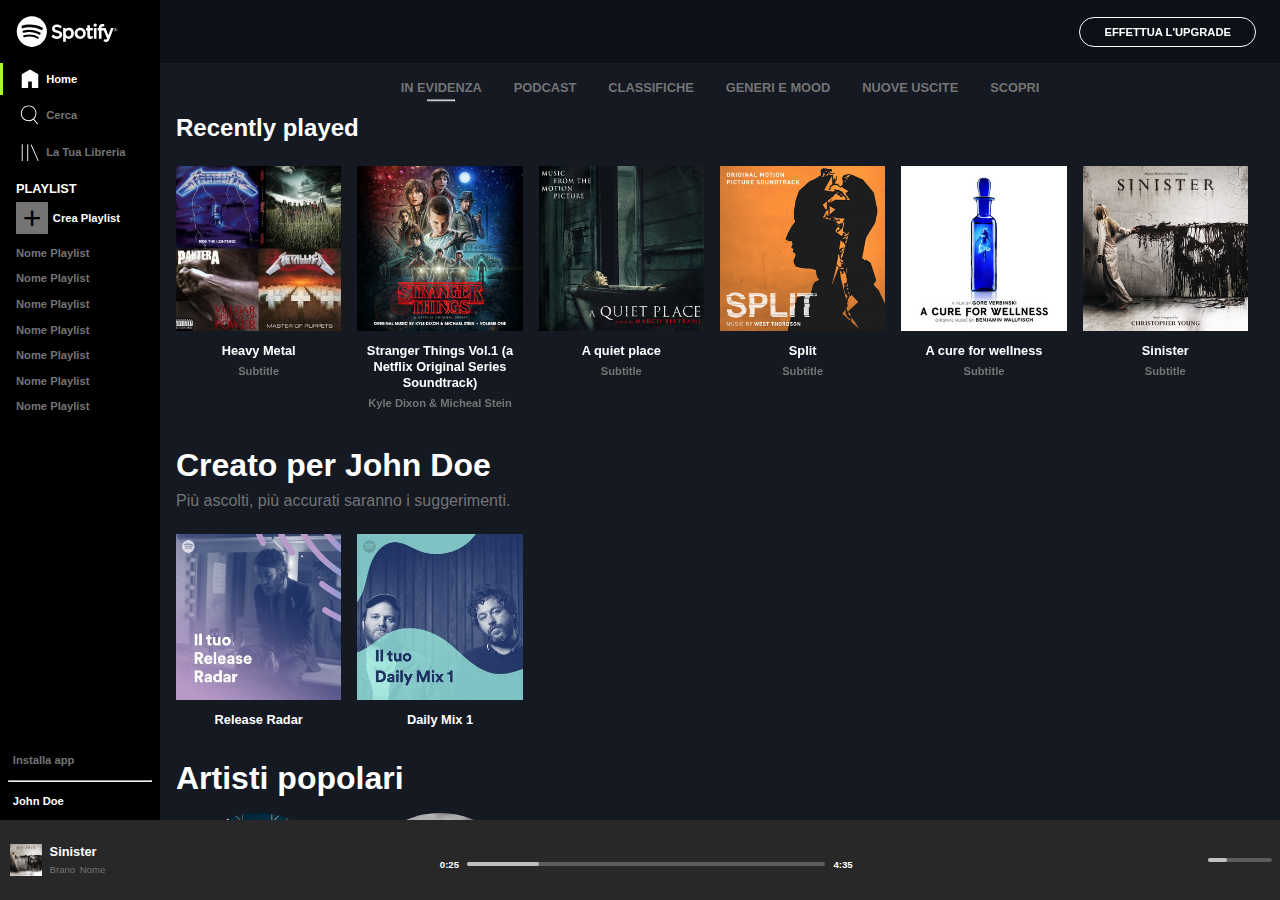
<file: index.html>
<!DOCTYPE html>
<html lang="it">
<head>
    <meta charset="UTF-8">
    <meta name="viewport" content="width=device-width, initial-scale=1.0">
    <title>Spotify</title>

    <link rel="shortcut icon" href="./img/favicon.ico" type="image/x-icon">
    <link rel="stylesheet" href="css/style.css">

    <!-- Fontawesome 6.5.2 -->
    <link rel="stylesheet" href="https://cdnjs.cloudflare.com/ajax/libs/font-awesome/6.5.2/css/all.min.css" integrity="sha512-SnH5WK+bZxgPHs44uWIX+LLJAJ9/2PkPKZ5QiAj6Ta86w+fsb2TkcmfRyVX3pBnMFcV7oQPJkl9QevSCWr3W6A==" crossorigin="anonymous" referrerpolicy="no-referrer" />
</head>
<body>
    <div class="horizontal-alignment main-container">
        <header class="vertical-alignment"> <!-- aside section -->
            <section class="profile-nav">
                <div>
                    <img src="./img/logo-small.svg" class="logo-small desktop-invisible" alt="spotify icon">
                    <img src="./img/logo.svg" class="mobile-invisible" alt="spotify logo">
                </div>
                <nav>
                    <ul>
                        <li class="centered selected">
                            <img class="small-img" src="./img/home.svg" alt="home icon">
                            <h3 class="mobile-invisible white-color">Home</h3>
                        </li>
                        <li class="centered">
                            <img class="small-img" src="./img/search.svg" alt="search icon">
                            <h3 class="mobile-invisible gray-color">Cerca</h3>
                        </li>
                        <li class="centered">
                            <img class="small-img" src="./img/libreria.svg" alt="library icon">
                            <h3 class="mobile-invisible gray-color">La Tua Libreria</h3>
                        </li>
                    </ul>
                </nav>
                <nav class="mobile-invisible">
                    <h2><span class="upper white-color">playlist</span></h2>
                    <div class="new-playlist horizontal-alignment">
                        <div><p>+</p></div>
                        <h3 class="white-color">Crea Playlist</h3>
                    </div>
                    <ul>
                        <li class="gray-color"><h3>Nome Playlist</h3></li>
                        <li class="gray-color"><h3>Nome Playlist</h3></li>
                        <li class="gray-color"><h3>Nome Playlist</h3></li>
                        <li class="gray-color"><h3>Nome Playlist</h3></li>
                        <li class="gray-color"><h3>Nome Playlist</h3></li>
                        <li class="gray-color"><h3>Nome Playlist</h3></li>
                        <li class="gray-color"><h3>Nome Playlist</h3></li>
                    </ul>
                </nav>
            </section>

            <section class="profile-me">
                <div class="app horizontal-alignment">
                    <i class="fa-regular fa-circle-down gray-color"></i>
                    <h3 class="gray-color mobile-invisible">Installa app</h3>
                </div>

                <hr class="mobile-invisible">

                <div>
                    <i class="fa-solid fa-circle-user profile"></i>
                    <h3 class="white-color mobile-invisible">John Doe</h3>
                </div>
            </section>
        </header>

        <main>
            <section class="upgrade">
                <button>
                    <a class="white-color upper rounded" href="">Effettua l'upgrade</a>
                </button>
            </section>

            <div class="centered">
                <div class="music-container">
                    <nav>
                        <ul class="horizontal-alignment">
                            <li class="upper gray-color selected">in evidenza <hr></li>
                            <li class="upper gray-color">podcast</li>
                            <li class="upper gray-color">classifiche</li>
                            <li class="upper gray-color">generi e mood</li>
                            <li class="upper gray-color">nuove uscite</li>
                            <li class="upper gray-color">scopri</li>
                        </ul>
                    </nav>

                    <section class="recently-played">
                        <h1 class="white-color">Recently played</h1>

                        <div class="wrapped">
                            <article>
                                <img src="./img/metal_lifting.jpg" alt="album cover">
                                <div class="opacity"><i class="fa-regular fa-circle-play white-color"></i></div>
                                <h2 class="title">Heavy Metal</h2>
                                <h3 class="subtitle">Subtitle</h3>
                            </article>
                            <article>
                                <img src="./img/stranger.jpeg" alt="album cover">
                                <div class="opacity"><i class="fa-regular fa-circle-play white-color"></i></div>
                                <h2 class="title">Stranger Things Vol.1 (a Netflix Original Series Soundtrack)</h2>
                                <h3 class="subtitle">Kyle Dixon & Micheal Stein</h3>
                            </article>
                            <article>
                                <img src="./img/aquietplace.jpeg" alt="album cover">
                                <div class="opacity"><i class="fa-regular fa-circle-play white-color"></i></div>
                                <h2 class="title">A quiet place</h2>
                                <h3 class="subtitle">Subtitle</h3>
                            </article>
                            <article>
                                <img src="./img/split.jpeg" alt="album cover">
                                <div class="opacity"><i class="fa-regular fa-circle-play white-color"></i></div>
                                <h2 class="title">Split</h2>
                                <h3 class="subtitle">Subtitle</h3>
                            </article>
                            <article>
                                <img src="./img/cure.jpeg" alt="album cover">
                                <div class="opacity"><i class="fa-regular fa-circle-play white-color"></i></div>
                                <h2 class="title">A cure for wellness</h2>
                                <h3 class="subtitle">Subtitle</h3>
                            </article>
                            <article>
                                <img src="./img/sinister.jpeg" alt="album cover">
                                <div class="opacity"><i class="fa-regular fa-circle-play white-color"></i></div>
                                <h2 class="title">Sinister</h2>
                                <h3 class="subtitle">Subtitle</h3>
                            </article>
                        </div>
                    </section>

                    <section class="creato-per">
                        <h1 class="white-color">Creato per John Doe</h1>
                        <p class="gray-color">Pi&ugrave; ascolti, pi&ugrave; accurati saranno i suggerimenti.</p>

                        <div class="wrapped">
                            <article>
                                <img src="./img/radar.jpeg" alt="playlist cover">
                                <div class="opacity"><i class="fa-regular fa-circle-play white-color"></i></div>
                                <h2 class="title">Release Radar</h2>
                            </article>
                            <article>
                                <img src="./img/mixdaily.jpeg" alt="playlist cover">
                                <div class="opacity"><i class="fa-regular fa-circle-play white-color"></i></div>
                                <h2 class="title">Daily Mix 1</h2>
                            </article>
                        </div>
                    </section>

                    <section class="artisti-popolari">
                        <h1 class="white-color">Artisti popolari</h1>
                        
                        <div class="wrapped">
                            <article class="artist">
                                <img src="./img/youg.jpeg" alt="artist cover">
                                <div class="opacity"><i class="fa-regular fa-circle-play white-color"></i></div>
                                <h2 class="title">Lana del Rey</h2>
                            </article>
                            <article class="artist">
                                <img src="./img/einaudi.jpeg" alt="artist cover">
                                <div class="opacity"><i class="fa-regular fa-circle-play white-color"></i></div>
                                <h2 class="title">Ludovico Einaudi</h2>
                            </article>
                        </div>
                    </section>
                </div>
            </div>
        </main>
    </div>

    <footer class="horizontal-alignment"> <!-- player section -->
        <section class="brano horizontal-alignment">
            <img src="./img/sinister.jpeg" alt="current song cover">
            <div class="brano-info">
                <h4 class="white-color">Sinister</h4>
                <div>
                    <p class="gray-color">Brano</p>
                    <p class="gray-color">Nome</p>
                </div>
            </div>

            <div class="icons vertical-alignment">
                <i class="fa-regular fa-heart gray-color"></i>
                <i class="fa-regular fa-folder gray-color"></i>
            </div>
        </section>

        <section class="player vertical-alignment">
            <div class="controls horizontal-alignment">
                <i class="fa-solid fa-shuffle white-color"></i>
                <i class="fa-solid fa-backward-step white-color"></i>
                <i class="fa-regular fa-circle-play white-color"></i>
                <i class="fa-solid fa-forward-step white-color"></i>
                <i class="fa-solid fa-rotate-right white-color"></i>
            </div>
            <div class="time horizontal-alignment">
                <p class="white-color">0:25</p>
                <div class="progress-bar">
                    <div class="actual-progress">
                        <div class="control-sphere"></div>
                    </div>
                </div>
                <p class="white-color">4:35</p>
            </div>
        </section>

        <section class="volume">
            <i class="fa-solid fa-list white-color"></i>
            <i class="fa-solid fa-desktop white-color"></i>
            <i class="fa-solid fa-volume-high white-color"></i>

            <div class="progress-bar">
                <div class="actual-progress">
                    <div class="control-sphere"></div>
                </div>
            </div>
        </section>
    </footer>
</body>
</html>
</file>
<file: css/style.css>
*{
    box-sizing: border-box;
    margin: 0;
    padding: 0;

    font-family: Montserrat , sans-serif;
}

/* ************************ */
/* ? UTILITIES */
/* ************************ */
:root{
    --footer-height: 5rem;
    --header-width: 2.5rem;
    --upgrade-color: rgba(0,0,0,0.3)
}

.horizontal-alignment{
    display: flex;
    flex-direction: row;
}

.vertical-alignment{
    display: flex;
    flex-direction: column;
}

.align-centered{
    align-items: center;
}

.main-container{
    height: calc(100vh - var(--footer-height));
}

ul{
    list-style: none;
}

a{
    text-decoration: none;
}

.mobile-invisible{
    display: none;
}

.upper{
    text-transform: uppercase;
}

button{
    background: none;
    border: none;
}

.rounded{
    padding: .5rem 1.5rem;
    border: 1px solid white;
    border-radius: 3rem;
    font-weight: 800;
    font-size: .7rem;
}

/* ************************ */
/* ! HEADER SECTION */
/* ************************ */
header{
    width: var(--header-width);
    height: 100%;
    background-color: #000000;
    display: flex;
    flex-direction: column;
    justify-content: space-between;
    overflow: scroll;
}

li.centered{
    margin-bottom: .3rem;
    padding-left: .55rem;
}

.profile-me > div{
    display: flex;
    justify-content: center;
    margin: .5rem;
}

header .app{
    font-size: .8rem;
}

header .profile-nav > div{
    padding: .5rem;
}

header i.profile{
    color: #7f7f7f;
    font-size: 1.3rem;
}

/* ************************ */
/* ! MAIN SECTION */
/* ************************ */

main{
    width: calc(100vw - var(--header-width));
    height: 100%;
    background-color: #141922;
    overflow: scroll;
}

main section{
    margin-bottom: 2rem;
}

main .centered{
    padding: 1rem;
}

.upgrade{
    background-color: var(--upgrade-color);
    padding: 1.5rem;
    display: flex;
    flex-direction: row-reverse;
    position: fixed;
    left: var(--header-width);
    right: 0;
}

.music-container{
    margin-top: 3rem;
}

.music-container ul{
    flex-wrap: wrap;
    justify-content: center;
}

.music-container ul li{
    font-size: .8rem;
    margin: 0 1rem;
    font-weight: 700;
    line-height: 3rem;
}

.music-container li.selected hr{
    width: 35%;
    color: #a8f82d;
    margin: 0 auto;
    transform: translateY(-.8rem);
}

main .wrapped{
    display: flex;
    flex-wrap: wrap;
}

main .recently-played h1{
    font-size: 1.5rem;
    margin-bottom: 1.5rem;
}


main article{
    width: calc((100% / 2) - 1rem);
    vertical-align: top;
    margin-right: 1rem;
    position: relative;
}

main .opacity{
    width: 100%;
    aspect-ratio: 1;
    font-size: 3rem;
    display: none;
    background-color: rgba(0,0,0,0.5);
    position: absolute;
    top: 0;
}

main .artisti-popolari .opacity{
    border-radius: 50%;
}

main article > img{
    width: 100%;
}

main article .title{
    color: white;
    font-size: .8rem;
    text-align: center;
    line-height: 1rem;
    margin-top: .5rem;
}

main article .subtitle{
    color: #747474;
    font-size: .7rem;
    text-align: center;
    line-height: 1.5rem;
}

main p.gray-color{
    margin: .5rem 0 1.5rem 0;
}

main article.artist img{
    border-radius: 50%;
}

main .artisti-popolari h1{
    margin-bottom: 1rem;
}

/* ************************ */
/* ! FOOTER SECTION */
/* ************************ */

footer{
    height: var(--footer-height);
    background-color: #282828;
    justify-content: space-between;
}

img[alt="current song cover"]{
    width: 2rem;
    height: 2rem;
    align-self: center;
}

footer > section{
    height: 100%;
    display: flex;
    align-items: center;
}

footer > section:first-of-type{
    margin-left: .6rem;
}

footer .brano-info h4{
    font-size: .8rem;
    margin-left: .5rem;
}

footer .brano-info p{
    font-size: .6rem;
    margin-left: .5rem;
}

footer .icons{
    height: 2rem;
    justify-content: space-between;
    margin-left: 1rem;
}

footer .icons i{
    font-size: .8rem;
}

footer .player{
    justify-content: center;
}

footer .player i{
    margin: 0 .5rem;
    line-height: 1.6rem;
}

footer .player i:nth-child(3){
    font-size: 1.6rem;
    margin: 0 1.2rem;
}

footer .player .controls{
    margin-bottom: .5rem;
}

footer .volume i{
    margin: 0 .3rem;
    font-size: 0.8rem;
}

footer .time p{
    font-size: .6rem;
    font-weight: 700;
}

footer .progress-bar{
    background-color: #5d5d5d;
    height: .3rem;
    border-radius: 2rem;
    align-self: center;
    margin: 0 .5rem;
}
footer .time .progress-bar{
    width: 28vw;
}

footer .time .actual-progress{
    width: 20%;
}

footer .actual-progress{
    height: 100%;
    border-radius: 2rem;
    background-color: #c1c1c1;
    position: relative;
    display: flex;
}

footer .volume .progress-bar{
    width: 4rem;
}

footer .volume .actual-progress{
    width: 30%;
}

/* ************************ */
/* ? IMAGE SECTION */
/* ************************ */

.small-img{
    width: 1.4rem;
}

img.logo-small{
    width: 1.5rem;
}

img[alt="spotify logo"]{
    width: 80%;
}

/* ************************ */
/* ? COLOR SECTION */
/* ************************ */
.white-color{
    color: white;
}

.gray-color{
    color: #747474;
}

/* ************************ */
/* ! MEDIA SECTION */
/* ************************ */

/* *landscape phone */
@media screen and (min-width: 576px){
    :root{
        --header-width:10rem
    }

    .desktop-invisible{
        display: none;
    }

    .mobile-invisible{
        display: block;
    }

    /* ! HEADER */
    .profile-me > div{
        justify-content: start;
        margin: .2rem .5rem;
    }

    header .profile-nav > div{
        padding: 1rem;
    }

    header nav.mobile-invisible h2{
        font-size: .8rem;
        font-weight: 800;
    }

    li.centered{
        padding-left: 1rem;
        display: flex;
        border-left: 3px solid black;
    }

    header h3{
        font-size: .7rem;
        font-weight: 700;
        line-height: 2rem;
    }

    nav.mobile-invisible ul h3{
        line-height: 1.6rem;
    }

    header .small-img +h3,
    .new-playlist > h3,
    .profile-me h3{
        margin-left: .3rem;
    }

    header li.selected{
        border-left: 3px solid #a8f82d;
    }

    nav.mobile-invisible{
        padding: .5rem 1rem;
    }

    .new-playlist > div{
        text-align: center;
        height: 2rem;
        aspect-ratio: 1/1;
        background-color: #747474;
    }

    .new-playlist > div > p{
        line-height: 2rem;
        font-size: 2rem;
        font-weight: 500;
    }

    div.new-playlist{
        margin: .4rem 0;
    }

    .profile-me i{
        line-height: 2rem;
    }

    header hr{
        width: 90%;
        margin: 0 auto;
    }

    /* ! FOOTER */

    footer section.brano .brano-info p{
        display: inline;
    }

    footer section.brano .brano-info p:last-of-type{
        margin-left: 0;
    }
}

/* *vertical tablet  */
@media screen and (min-width: 768px){
    main article{
        width: calc((100% / 4) - 1rem);
    }
}

/* *landscape tablet  */
@media screen and (min-width: 992px){
    main article{
        width: calc((100% / 6) - 1rem);
    }
}

/* ************************ */
/* ! HOVER SECTION */
/* ************************ */

article:hover > img + .opacity{
    display: flex;
    justify-content: center;
    align-items: center;
}

.profile-nav li h3:hover,
.app:hover h3,
.brano-info p:hover,
li:hover,
.brano .icons i:hover{
    color: white;
}

.new-playlist:hover > div{
    background-color: white;
}

.brano-info p:hover{
    text-decoration: underline;
}

.upgrade a:hover{
    padding: .7rem 2rem;
}

.player .controls .fa-circle-play:hover{
    font-size: 2rem;
}

.progress-bar:hover .actual-progress{
    background-color: #a8f82d;
}

.progress-bar:hover .actual-progress .control-sphere{
    position: absolute;
    width: 1rem;
    height: 1rem;
    background-color: white;
    border-radius: 50%;
    right: -0.5rem;
    align-self: center;
}
</file>
